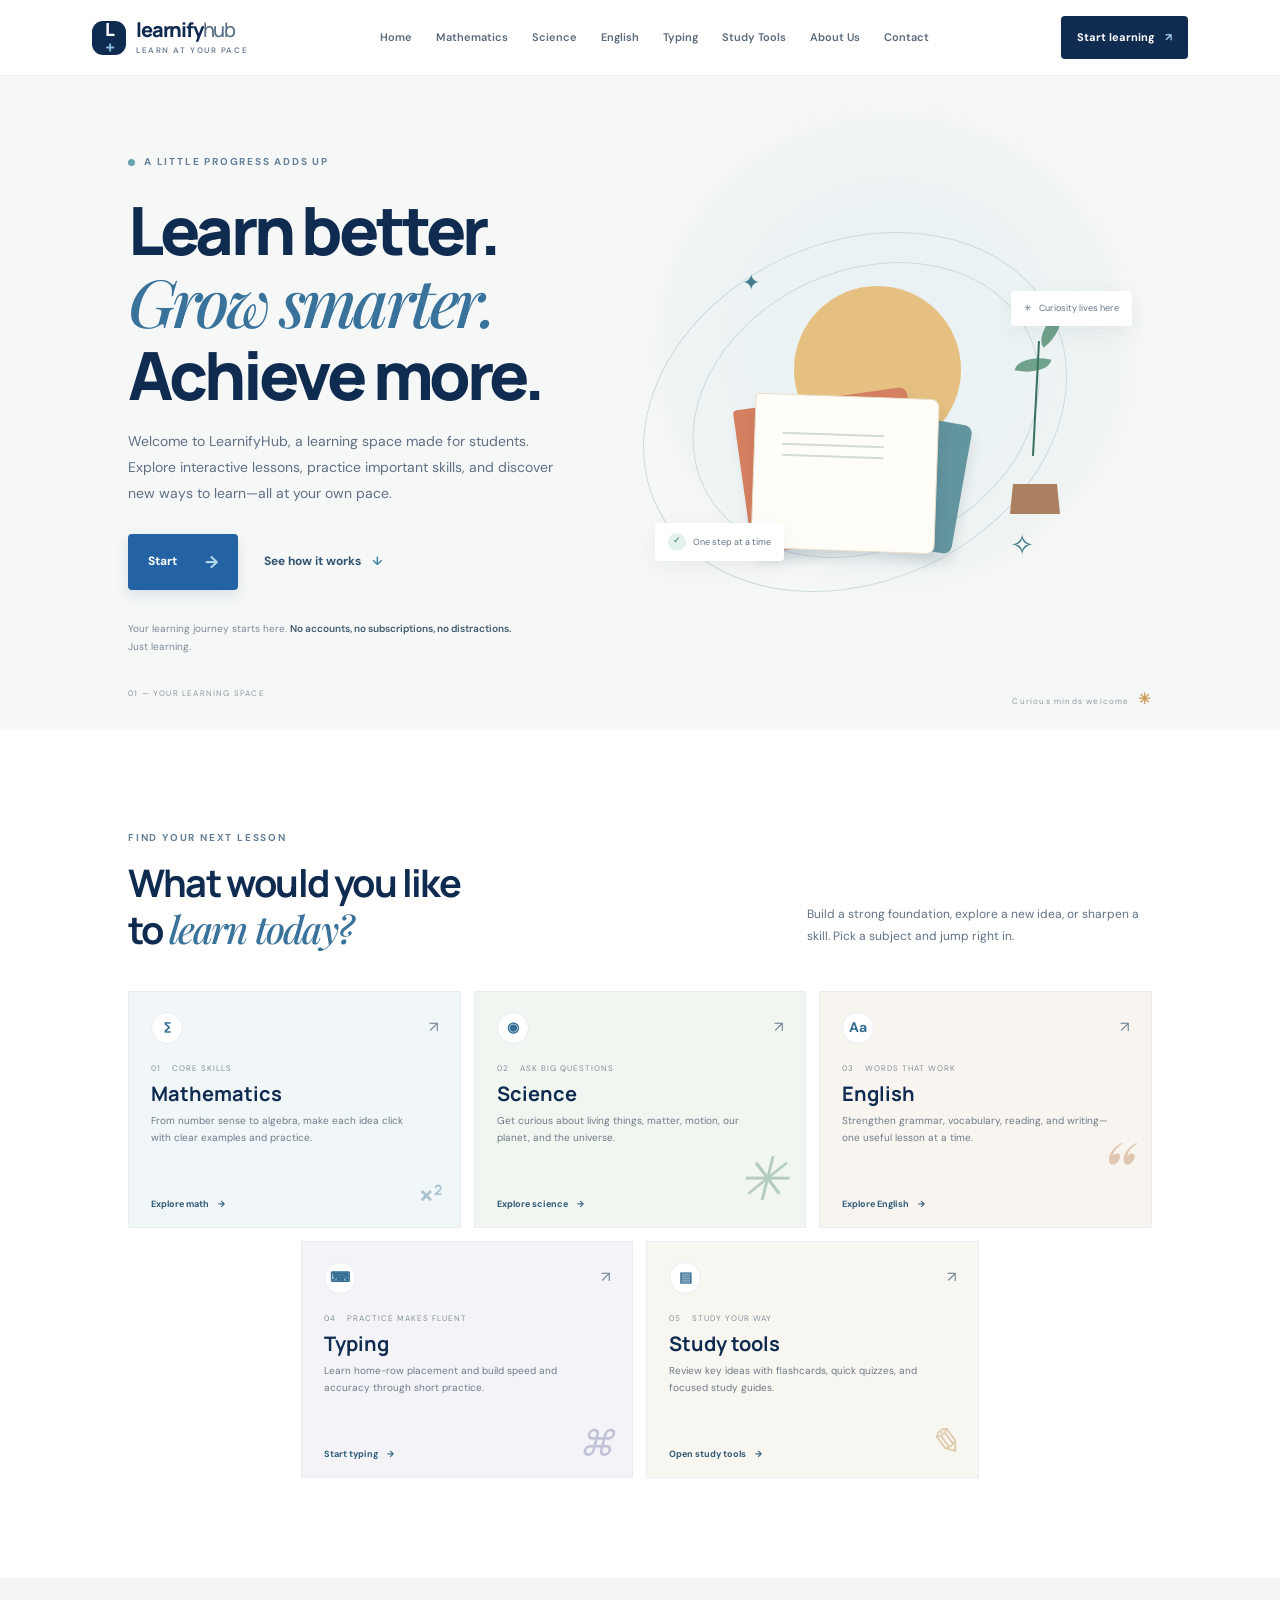
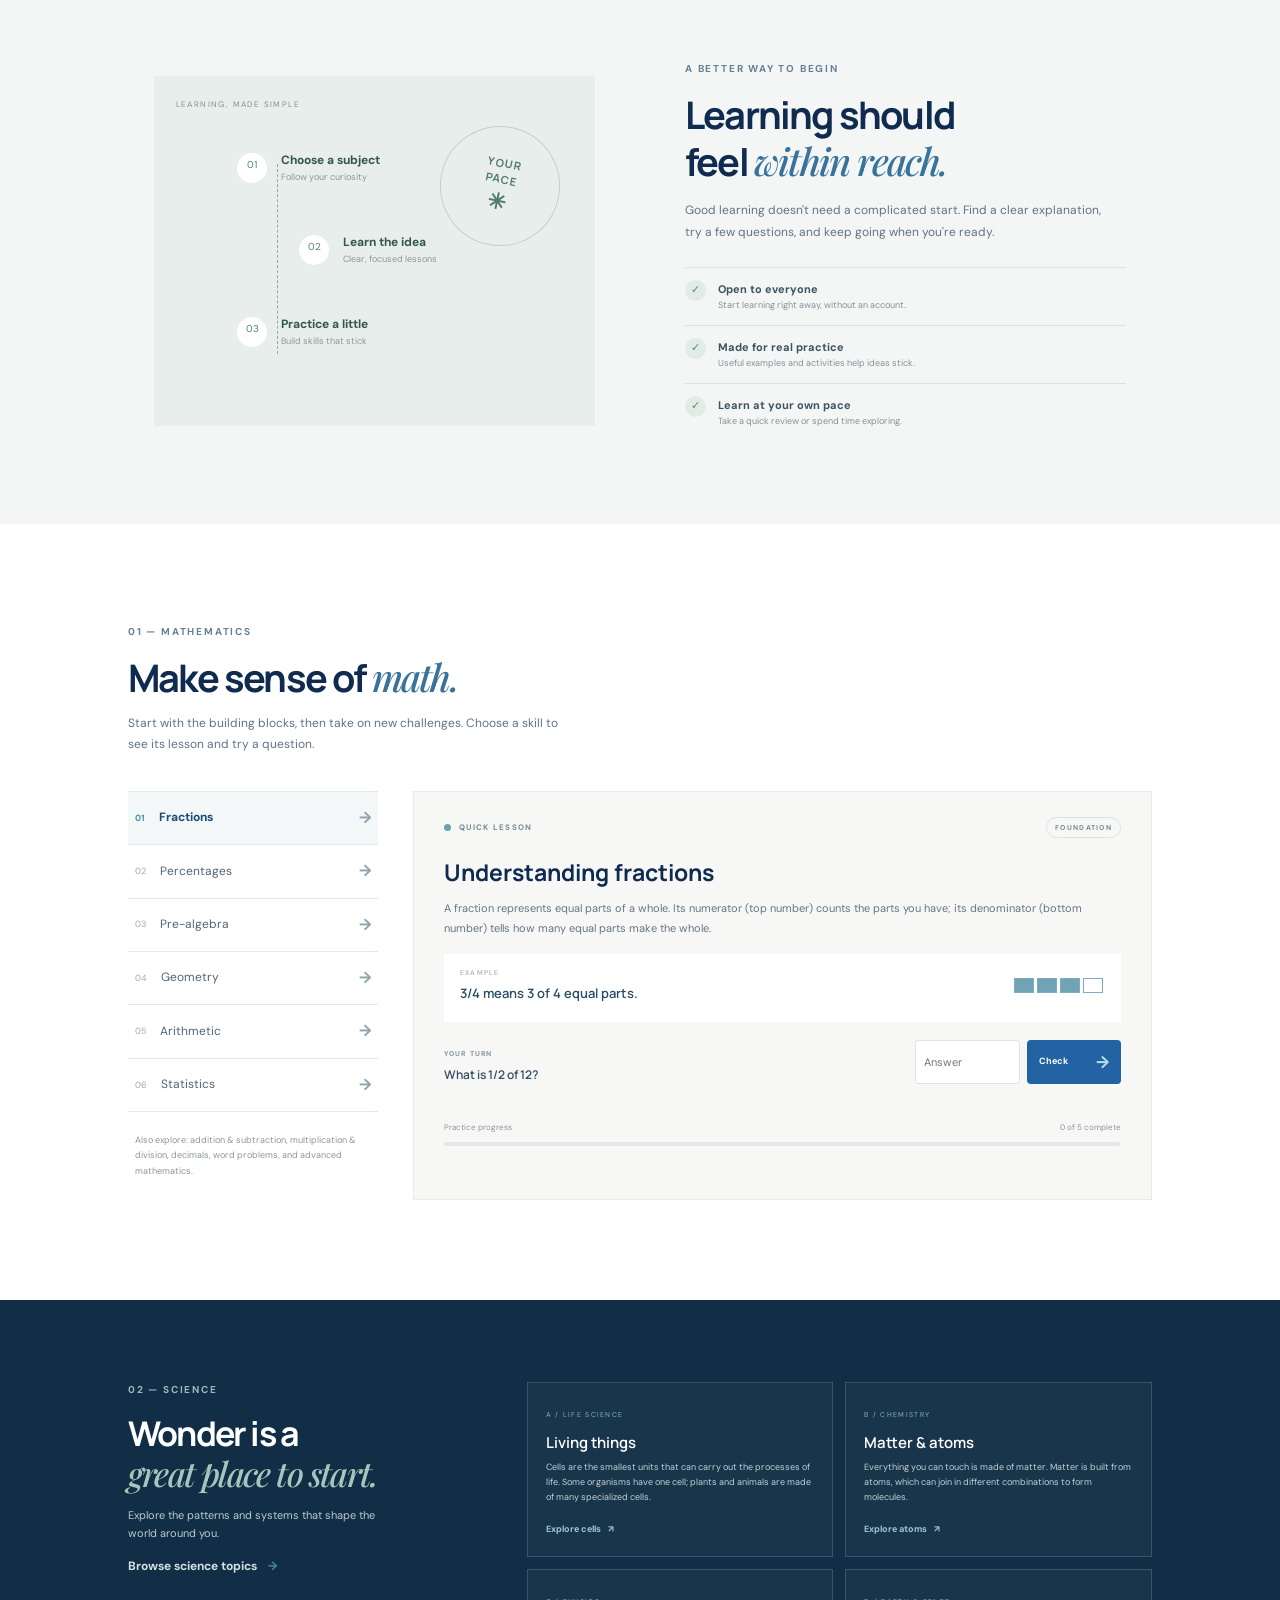
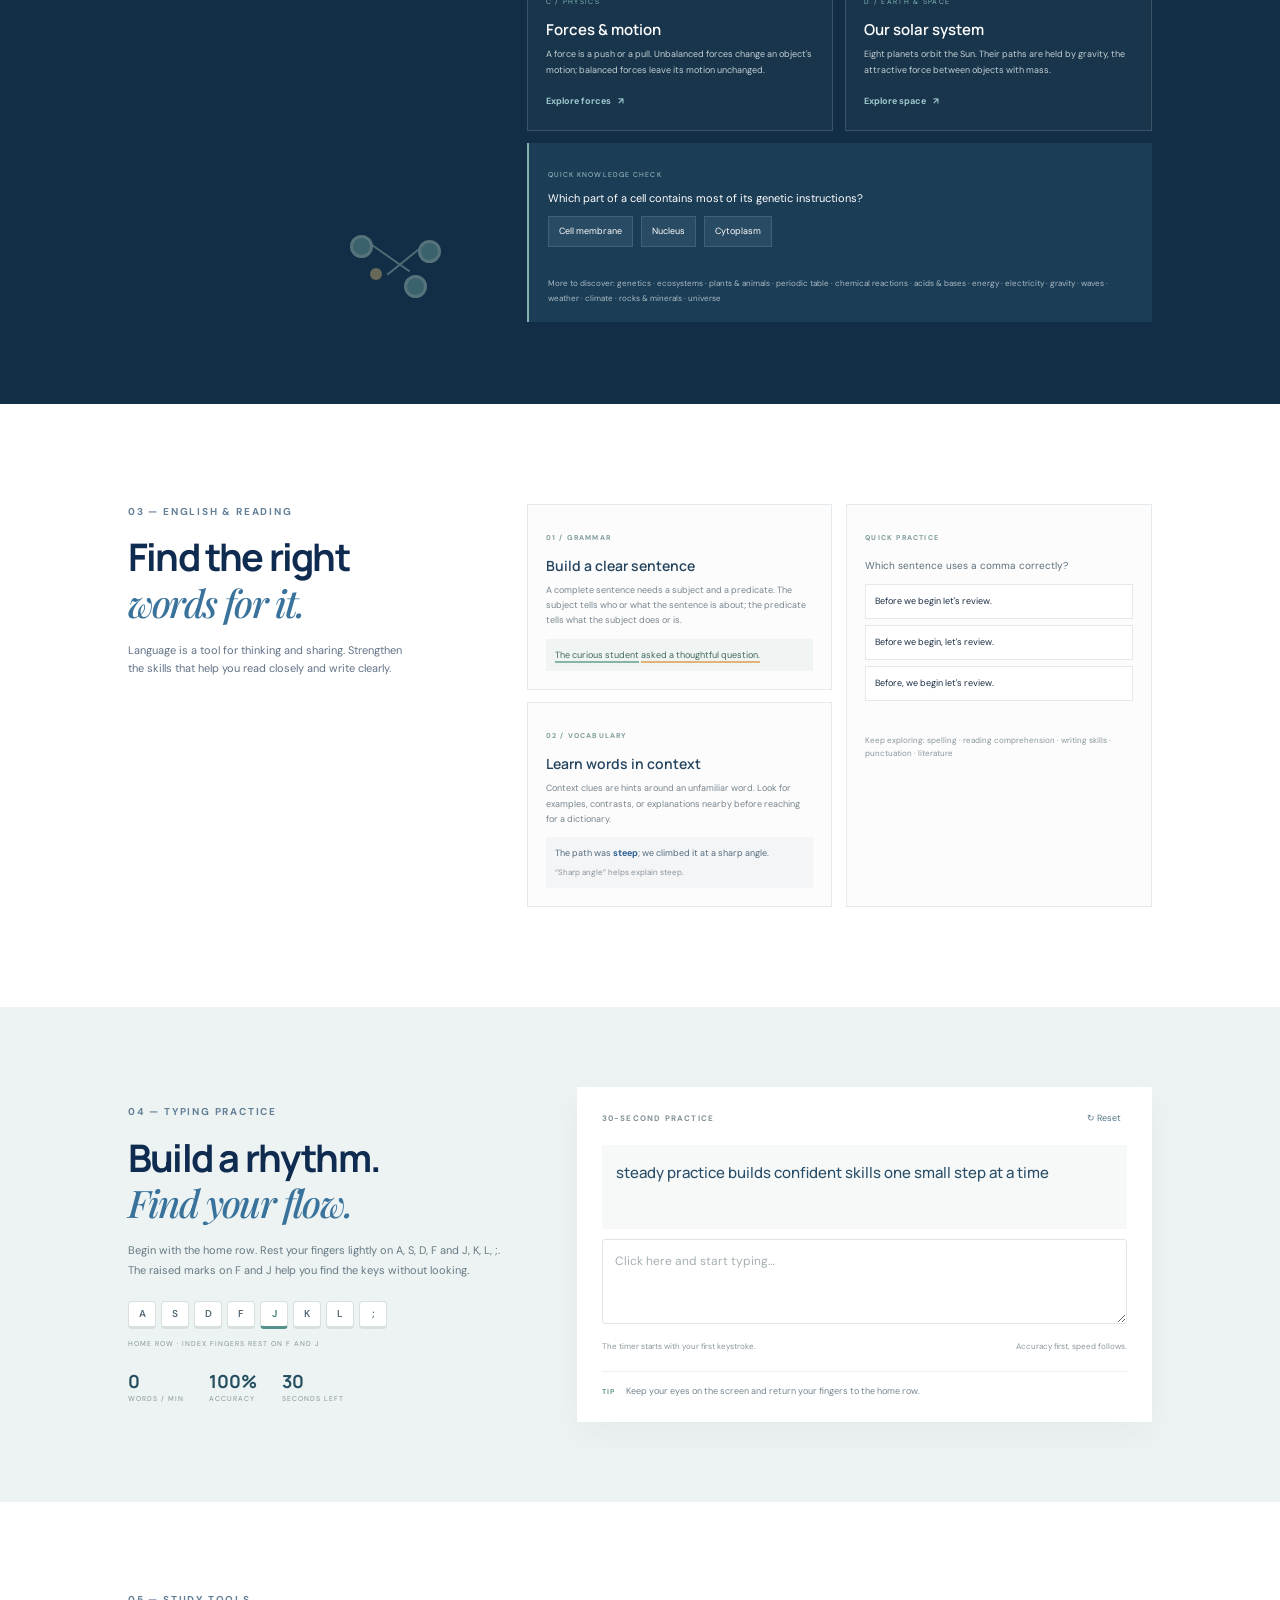
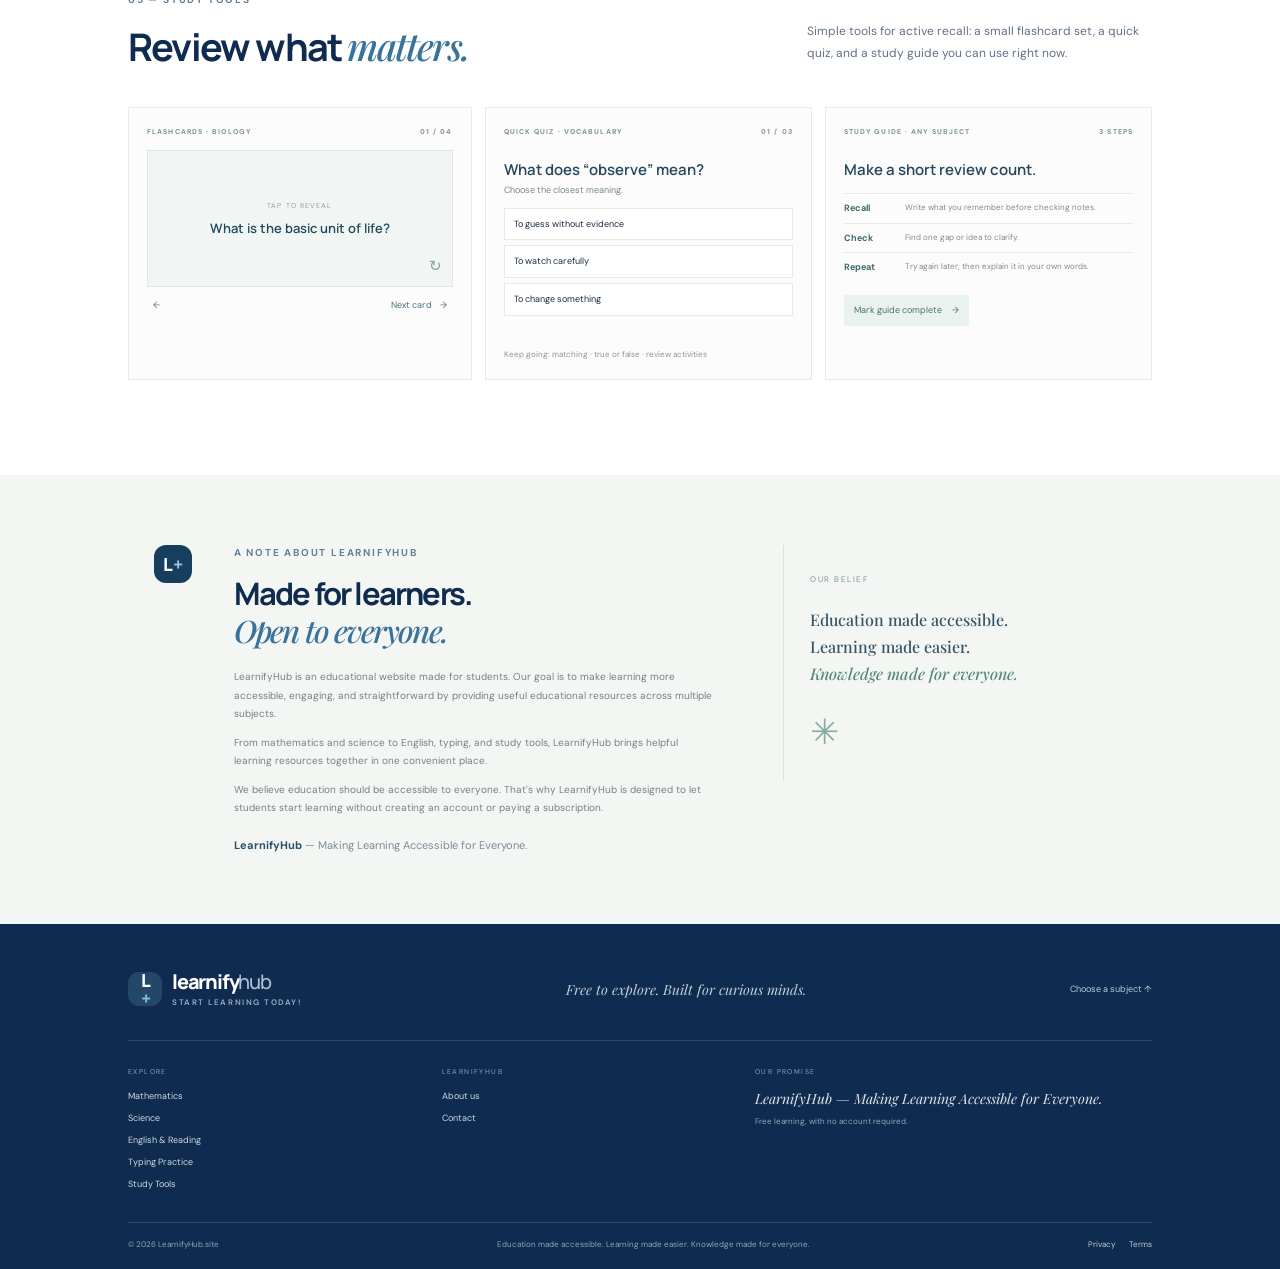
<file: index.html>
<!doctype html>
<html lang="en">
<head>
  <meta charset="utf-8">
  <meta name="viewport" content="width=device-width, initial-scale=1">
  <title>LearnifyHub | Free Online Learning for Students</title>
  <meta name="description" content="LearnifyHub is a free educational website for students featuring mathematics, science, English, typing practice, interactive lessons, quizzes, flashcards, and study tools. Start learning today!">
  <meta name="keywords" content="LearnifyHub, free educational website, learning website for students, free math practice, online science learning, mathematics lessons, science lessons for students, free study tools, online flashcards, typing practice, English learning, student learning resources, educational resources, free online lessons, interactive learning">
  <link rel="canonical" href="https://learnifyhub.site/">
  <meta property="og:type" content="website"><meta property="og:title" content="LearnifyHub | Free Online Learning for Students"><meta property="og:description" content="Explore free lessons and practice in math, science, English, typing, and more."><meta property="og:url" content="https://learnifyhub.site/">
  <meta name="theme-color" content="#102b50">
  <link rel="stylesheet" href="styles.css">
  <script type="application/ld+json">{"@context":"https://schema.org","@type":"EducationalOrganization","name":"LearnifyHub","url":"https://learnifyhub.site/","description":"A free educational website made for students, with lessons and practice across multiple subjects.","educationalCredentialAwarded":"Learning resources"}</script>
</head>
<body>
<a class="skip-link" href="#main">Skip to content</a>
<header class="site-header"><a class="brand" href="#home" aria-label="LearnifyHub home"><span class="brand-mark">L<span>+</span></span><span>learnify<span class="brand-light">hub</span><small>LEARN AT YOUR PACE</small></span></a>
  <button class="menu-toggle" aria-label="Open navigation" aria-expanded="false">☰</button>
  <nav class="main-nav" aria-label="Main navigation"><a href="#home">Home</a><a href="#mathematics">Mathematics</a><a href="#science">Science</a><a href="#english">English</a><a href="#typing">Typing</a><a href="#study-tools">Study Tools</a><a href="/about">About Us</a><a href="/contact">Contact</a></nav><a class="nav-cta" href="#subjects">Start learning <span>↗</span></a>
</header>
<main id="main">
<section class="hero" id="home"><div class="hero-content"><div class="eyebrow"><span class="eyebrow-dot"></span> A little progress adds up</div><h1>Learn better.<br><em>Grow smarter.</em><br>Achieve more.</h1><p class="hero-copy">Welcome to LearnifyHub, a learning space made for students. Explore interactive lessons, practice important skills, and discover new ways to learn—all at your own pace.</p><div class="hero-actions"><a class="button button-primary" href="#subjects">Start <span>→</span></a><a class="text-link" href="#how-it-works">See how it works <span>↓</span></a></div><p class="hero-promise">Your learning journey starts here. <strong>No accounts, no subscriptions, no distractions.</strong> Just learning.</p></div>
<div class="hero-art" aria-label="Illustration of books and a growing plant" role="img"><div class="art-orbit orbit-one"></div><div class="art-orbit orbit-two"></div><div class="art-sun"></div><div class="book book-back"></div><div class="book book-mid"></div><div class="book book-front"><span></span><span></span><span></span></div><div class="plant"><i></i><i></i><b></b></div><div class="art-note note-top">✳ <span>Curiosity lives here</span></div><div class="art-note note-bottom"><span class="note-check">✓</span><span>One step at a time</span></div><div class="art-spark spark-a">✦</div><div class="art-spark spark-b">✧</div></div>
<div class="hero-foot"><span>01 — YOUR LEARNING SPACE</span><span>Curious minds welcome <b>✳</b></span></div></section>
<section class="subject-section section-pad" id="subjects"><div class="section-heading"><div><div class="eyebrow">Find your next lesson</div><h2>What would you like<br>to <em>learn today?</em></h2></div><p>Build a strong foundation, explore a new idea, or sharpen a skill. Pick a subject and jump right in.</p></div>
<div class="subject-grid"><a class="subject-card math-card" href="#mathematics"><div class="card-top"><span class="subject-icon">∑</span><span class="card-arrow">↗</span></div><div class="card-meta">01 <span>CORE SKILLS</span></div><h3>Mathematics</h3><p>From number sense to algebra, make each idea click with clear examples and practice.</p><div class="card-bottom">Explore math <span>→</span></div><div class="math-doodle">×<sup>2</sup></div></a>
<a class="subject-card science-card" href="#science"><div class="card-top"><span class="subject-icon">◉</span><span class="card-arrow">↗</span></div><div class="card-meta">02 <span>ASK BIG QUESTIONS</span></div><h3>Science</h3><p>Get curious about living things, matter, motion, our planet, and the universe.</p><div class="card-bottom">Explore science <span>→</span></div><div class="science-doodle">✳</div></a>
<a class="subject-card english-card" href="#english"><div class="card-top"><span class="subject-icon">Aa</span><span class="card-arrow">↗</span></div><div class="card-meta">03 <span>WORDS THAT WORK</span></div><h3>English</h3><p>Strengthen grammar, vocabulary, reading, and writing—one useful lesson at a time.</p><div class="card-bottom">Explore English <span>→</span></div><div class="english-doodle">“</div></a>
<a class="subject-card typing-card" href="#typing"><div class="card-top"><span class="subject-icon">⌨</span><span class="card-arrow">↗</span></div><div class="card-meta">04 <span>PRACTICE MAKES FLUENT</span></div><h3>Typing</h3><p>Learn home-row placement and build speed and accuracy through short practice.</p><div class="card-bottom">Start typing <span>→</span></div><div class="typing-doodle">⌘</div></a>
<a class="subject-card tools-card" href="#study-tools"><div class="card-top"><span class="subject-icon">▤</span><span class="card-arrow">↗</span></div><div class="card-meta">05 <span>STUDY YOUR WAY</span></div><h3>Study tools</h3><p>Review key ideas with flashcards, quick quizzes, and focused study guides.</p><div class="card-bottom">Open study tools <span>→</span></div><div class="tools-doodle">✎</div></a></div></section>
<section class="why-section" id="how-it-works"><div class="why-visual"><div class="why-label">LEARNING, MADE SIMPLE</div><div class="path-line"></div><div class="path-step step-one"><span>01</span><b>Choose a subject</b><small>Follow your curiosity</small></div><div class="path-step step-two"><span>02</span><b>Learn the idea</b><small>Clear, focused lessons</small></div><div class="path-step step-three"><span>03</span><b>Practice a little</b><small>Build skills that stick</small></div><div class="visual-stamp">YOUR<br>PACE<br><b>✳</b></div></div><div class="why-copy"><div class="eyebrow">A better way to begin</div><h2>Learning should<br>feel <em>within reach.</em></h2><p>Good learning doesn't need a complicated start. Find a clear explanation, try a few questions, and keep going when you're ready.</p><div class="promise-list"><div><span>✓</span><p><b>Open to everyone</b><small>Start learning right away, without an account.</small></p></div><div><span>✓</span><p><b>Made for real practice</b><small>Useful examples and activities help ideas stick.</small></p></div><div><span>✓</span><p><b>Learn at your own pace</b><small>Take a quick review or spend time exploring.</small></p></div></div></div></section>
<section class="learning section-pad" id="mathematics"><div class="learning-title"><div class="eyebrow">01 — Mathematics</div><h2>Make sense of <em>math.</em></h2><p>Start with the building blocks, then take on new challenges. Choose a skill to see its lesson and try a question.</p></div><div class="learning-layout"><div class="topic-list" role="tablist" aria-label="Math topics"><button class="topic active" data-topic="fractions"><span>01</span>Fractions <b>→</b></button><button class="topic" data-topic="percentages"><span>02</span>Percentages <b>→</b></button><button class="topic" data-topic="algebra"><span>03</span>Pre-algebra <b>→</b></button><button class="topic" data-topic="geometry"><span>04</span>Geometry <b>→</b></button><button class="topic" data-topic="arithmetic"><span>05</span>Arithmetic <b>→</b></button><button class="topic" data-topic="statistics"><span>06</span>Statistics <b>→</b></button><p class="topic-note">Also explore: addition & subtraction, multiplication & division, decimals, word problems, and advanced mathematics.</p></div><article class="lesson-panel" aria-live="polite"><div class="lesson-label"><span class="lesson-dot"></span> QUICK LESSON <span class="lesson-level">FOUNDATION</span></div><h3 id="lesson-title">Understanding fractions</h3><p id="lesson-copy">A fraction represents equal parts of a whole. Its numerator (top number) counts the parts you have; its denominator (bottom number) tells how many equal parts make the whole.</p><div class="lesson-example"><span>EXAMPLE</span><strong id="lesson-example">3/4 means 3 of 4 equal parts.</strong><div class="fraction-visual" id="fraction-visual" aria-label="Three quarters shaded"><i class="filled"></i><i class="filled"></i><i class="filled"></i><i></i></div></div><div class="practice-row"><div><span class="practice-label">YOUR TURN</span><p id="question">What is 1/2 of 12?</p></div><form id="math-form"><label class="sr-only" for="math-answer">Your answer</label><input id="math-answer" type="text" autocomplete="off" placeholder="Answer"><button class="button button-small" type="submit">Check <span>→</span></button></form></div><p id="math-feedback" class="feedback" aria-live="polite"></p><div class="progress-line"><span>Practice progress</span><span id="math-progress-text">0 of 5 complete</span><div><i id="math-progress"></i></div></div></article></div></section>
<section class="science-band" id="science"><div class="science-intro"><div class="eyebrow">02 — Science</div><h2>Wonder is a<br><em>great place to start.</em></h2><p>Explore the patterns and systems that shape the world around you.</p><a href="#science-topics" class="text-link">Browse science topics <span>→</span></a><div class="molecule" aria-hidden="true"><i></i><i></i><i></i><b></b></div></div><div class="science-content" id="science-topics"><div class="science-topic-grid"><article><span class="sci-number">A / LIFE SCIENCE</span><h3>Living things</h3><p>Cells are the smallest units that can carry out the processes of life. Some organisms have one cell; plants and animals are made of many specialized cells.</p><a href="#science-quiz" data-science="cells">Explore cells <span>↗</span></a></article><article><span class="sci-number">B / CHEMISTRY</span><h3>Matter & atoms</h3><p>Everything you can touch is made of matter. Matter is built from atoms, which can join in different combinations to form molecules.</p><a href="#science-quiz" data-science="atoms">Explore atoms <span>↗</span></a></article><article><span class="sci-number">C / PHYSICS</span><h3>Forces & motion</h3><p>A force is a push or a pull. Unbalanced forces change an object's motion; balanced forces leave its motion unchanged.</p><a href="#science-quiz" data-science="forces">Explore forces <span>↗</span></a></article><article><span class="sci-number">D / EARTH & SPACE</span><h3>Our solar system</h3><p>Eight planets orbit the Sun. Their paths are held by gravity, the attractive force between objects with mass.</p><a href="#science-quiz" data-science="planets">Explore space <span>↗</span></a></article></div><div class="science-quiz" id="science-quiz"><span>QUICK KNOWLEDGE CHECK</span><p id="science-question">Which part of a cell contains most of its genetic instructions?</p><div class="quiz-options" id="science-options"><button data-correct="false">Cell membrane</button><button data-correct="true">Nucleus</button><button data-correct="false">Cytoplasm</button></div><p id="science-feedback" class="feedback" aria-live="polite"></p><div class="science-more">More to discover: genetics · ecosystems · plants & animals · periodic table · chemical reactions · acids & bases · energy · electricity · gravity · waves · weather · climate · rocks & minerals · universe</div></div></div></section>
<section class="english-section section-pad" id="english"><div class="english-heading"><div class="eyebrow">03 — English & Reading</div><h2>Find the right<br><em>words for it.</em></h2><p>Language is a tool for thinking and sharing. Strengthen the skills that help you read closely and write clearly.</p></div><div class="english-content"><div class="english-lessons"><article><span>01 / GRAMMAR</span><h3>Build a clear sentence</h3><p>A complete sentence needs a subject and a predicate. The subject tells who or what the sentence is about; the predicate tells what the subject does or is.</p><div class="sentence-example"><span class="subject-word">The curious student</span> <span class="predicate-word">asked a thoughtful question.</span></div></article><article><span>02 / VOCABULARY</span><h3>Learn words in context</h3><p>Context clues are hints around an unfamiliar word. Look for examples, contrasts, or explanations nearby before reaching for a dictionary.</p><div class="sentence-example context-example">The path was <b>steep</b>; we climbed it at a sharp angle. <small>“Sharp angle” helps explain steep.</small></div></article></div><div class="english-practice"><span class="practice-label">QUICK PRACTICE</span><p>Which sentence uses a comma correctly?</p><button class="english-answer" data-correct="false">Before we begin let's review.</button><button class="english-answer" data-correct="true">Before we begin, let's review.</button><button class="english-answer" data-correct="false">Before, we begin let's review.</button><p class="feedback" id="english-feedback" aria-live="polite"></p><div class="english-more">Keep exploring: spelling · reading comprehension · writing skills · punctuation · literature</div></div></div></section>
<section class="typing-section" id="typing"><div class="typing-copy"><div class="eyebrow">04 — Typing practice</div><h2>Build a rhythm.<br><em>Find your flow.</em></h2><p>Begin with the home row. Rest your fingers lightly on A, S, D, F and J, K, L, ;. The raised marks on F and J help you find the keys without looking.</p><div class="keyboard" aria-label="Home row keyboard guide"><div><kbd>A</kbd><kbd>S</kbd><kbd>D</kbd><kbd>F</kbd><kbd class="key-home">J</kbd><kbd>K</kbd><kbd>L</kbd><kbd>;</kbd></div><small>HOME ROW · INDEX FINGERS REST ON F AND J</small></div><div class="typing-stats"><div><b id="typing-wpm">0</b><span>WORDS / MIN</span></div><div><b id="typing-accuracy">100%</b><span>ACCURACY</span></div><div><b id="typing-time">30</b><span>SECONDS LEFT</span></div></div></div><div class="typing-test"><div class="test-top"><span>30-SECOND PRACTICE</span><button id="typing-reset" type="button">↻ Reset</button></div><p class="typing-prompt" id="typing-prompt">steady practice builds confident skills one small step at a time</p><label class="sr-only" for="typing-input">Type the practice text here</label><textarea id="typing-input" rows="3" placeholder="Click here and start typing…" spellcheck="false"></textarea><div class="typing-bottom"><span id="typing-status" aria-live="polite">The timer starts with your first keystroke.</span><span>Accuracy first, speed follows.</span></div><div class="typing-tip"><span>TIP</span> Keep your eyes on the screen and return your fingers to the home row.</div></div></section>
<section class="study-section section-pad" id="study-tools"><div class="study-heading"><div><div class="eyebrow">05 — Study tools</div><h2>Review what <em>matters.</em></h2></div><p>Simple tools for active recall: a small flashcard set, a quick quiz, and a study guide you can use right now.</p></div><div class="study-grid"><article class="flashcard-tool"><div class="tool-top"><span>FLASHCARDS · BIOLOGY</span><span id="flashcard-count">01 / 04</span></div><button class="flashcard" id="flashcard" aria-label="Flashcard. Click to reveal answer"><span class="flashcard-hint" id="flashcard-hint">TAP TO REVEAL</span><strong id="flashcard-text">What is the basic unit of life?</strong><span class="flashcard-turn">↻</span></button><div class="flashcard-controls"><button id="flash-prev" aria-label="Previous flashcard">←</button><button id="flash-next">Next card <span>→</span></button></div></article><article class="multiple-tool"><div class="tool-top"><span>QUICK QUIZ · VOCABULARY</span><span>01 / 03</span></div><h3>What does “observe” mean?</h3><p>Choose the closest meaning.</p><div class="multiple-options"><button data-correct="false">To guess without evidence</button><button data-correct="true">To watch carefully</button><button data-correct="false">To change something</button></div><p id="vocab-feedback" class="feedback" aria-live="polite"></p><div class="tool-foot">Keep going: matching · true or false · review activities</div></article><article class="guide-tool"><div class="tool-top"><span>STUDY GUIDE · ANY SUBJECT</span><span>3 STEPS</span></div><h3>Make a short review count.</h3><ol><li><b>Recall</b><span>Write what you remember before checking notes.</span></li><li><b>Check</b><span>Find one gap or idea to clarify.</span></li><li><b>Repeat</b><span>Try again later, then explain it in your own words.</span></li></ol><button class="guide-button" id="guide-button">Mark guide complete <span>→</span></button><p id="guide-feedback" class="feedback" aria-live="polite"></p></article></div></section>
<section class="about-section" id="about"><div class="about-mark">L<span>+</span></div><div class="about-main"><div class="eyebrow">A note about LearnifyHub</div><h2>Made for learners.<br><em>Open to everyone.</em></h2><p>LearnifyHub is an educational website made for students. Our goal is to make learning more accessible, engaging, and straightforward by providing useful educational resources across multiple subjects.</p><p>From mathematics and science to English, typing, and study tools, LearnifyHub brings helpful learning resources together in one convenient place.</p><p>We believe education should be accessible to everyone. That's why LearnifyHub is designed to let students start learning without creating an account or paying a subscription.</p><div class="about-signoff">LearnifyHub <span>— Making Learning Accessible for Everyone.</span></div></div><div class="about-aside"><span>OUR BELIEF</span><blockquote>Education made accessible.<br>Learning made easier.<br><em>Knowledge made for everyone.</em></blockquote><span class="aside-flower">✳</span></div></section>
</main>
<footer class="site-footer"><div class="footer-top"><a class="brand footer-brand" href="#home"><span class="brand-mark">L<span>+</span></span><span>learnify<span class="brand-light">hub</span><small>START LEARNING TODAY!</small></span></a><p>Free to explore. Built for curious minds.</p><a class="footer-top-link" href="#subjects">Choose a subject ↑</a></div><div class="footer-links"><div><span>EXPLORE</span><a href="#mathematics">Mathematics</a><a href="#science">Science</a><a href="#english">English & Reading</a><a href="#typing">Typing Practice</a><a href="#study-tools">Study Tools</a></div><div><span>LEARNIFYHUB</span><a href="/about">About us</a><a href="/contactus">Contact</a></div><div class="footer-note"><span>OUR PROMISE</span><p>LearnifyHub — Making Learning Accessible for Everyone.</p><small>Free learning, with no account required.</small></div></div><div class="footer-bottom"><span>© <span id="year">2026</span> LearnifyHub.site</span><span>Education made accessible. Learning made easier. Knowledge made for everyone.</span><div><a href="privacy">Privacy</a><a href="terms">Terms</a></div></div></footer>
<script src="script.js" defer></script>
</body></html>
</file>
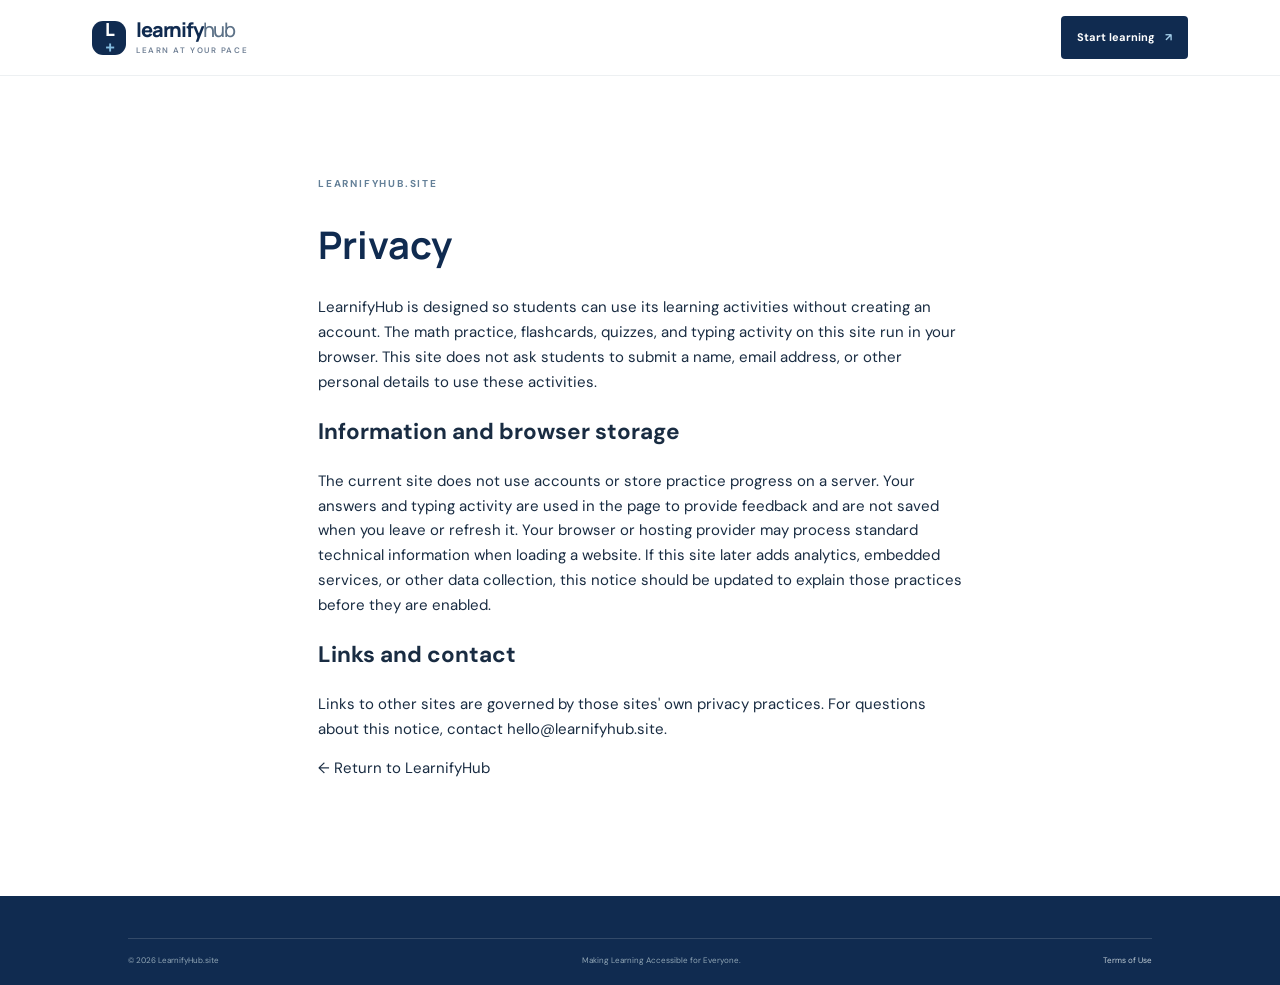
<file: privacy.html>
<!doctype html><html lang="en"><head><meta charset="utf-8"><meta name="viewport" content="width=device-width,initial-scale=1"><title>Privacy | LearnifyHub</title><meta name="description" content="Learn about privacy on LearnifyHub, a free learning website that does not require accounts."><link rel="canonical" href="https://learnifyhub.site/privacy"><link rel="stylesheet" href="styles.css"></head><body><header class="site-header"><a class="brand" href="index"><span class="brand-mark">L<span>+</span></span><span>learnify<span class="brand-light">hub</span><small>LEARN AT YOUR PACE</small></span></a><a class="nav-cta" href="index#subjects">Start learning <span>↗</span></a></header><main class="section-pad" style="max-width:900px;margin:auto;min-height:65vh"><div class="eyebrow">LearnifyHub.site</div><h1 style="font:700 38px var(--display);color:#102b50">Privacy</h1><p>LearnifyHub is designed so students can use its learning activities without creating an account. The math practice, flashcards, quizzes, and typing activity on this site run in your browser. This site does not ask students to submit a name, email address, or other personal details to use these activities.</p><h2>Information and browser storage</h2><p>The current site does not use accounts or store practice progress on a server. Your answers and typing activity are used in the page to provide feedback and are not saved when you leave or refresh it. Your browser or hosting provider may process standard technical information when loading a website. If this site later adds analytics, embedded services, or other data collection, this notice should be updated to explain those practices before they are enabled.</p><h2>Links and contact</h2><p>Links to other sites are governed by those sites' own privacy practices. For questions about this notice, contact <a href="mailto:hello@learnifyhub.site">hello@learnifyhub.site</a>.</p><p><a href="index">← Return to LearnifyHub</a></p></main><footer class="site-footer"><div class="footer-bottom"><span>© 2026 LearnifyHub.site</span><span>Making Learning Accessible for Everyone.</span><a href="terms">Terms of Use</a></div></footer></body></html>
</file>
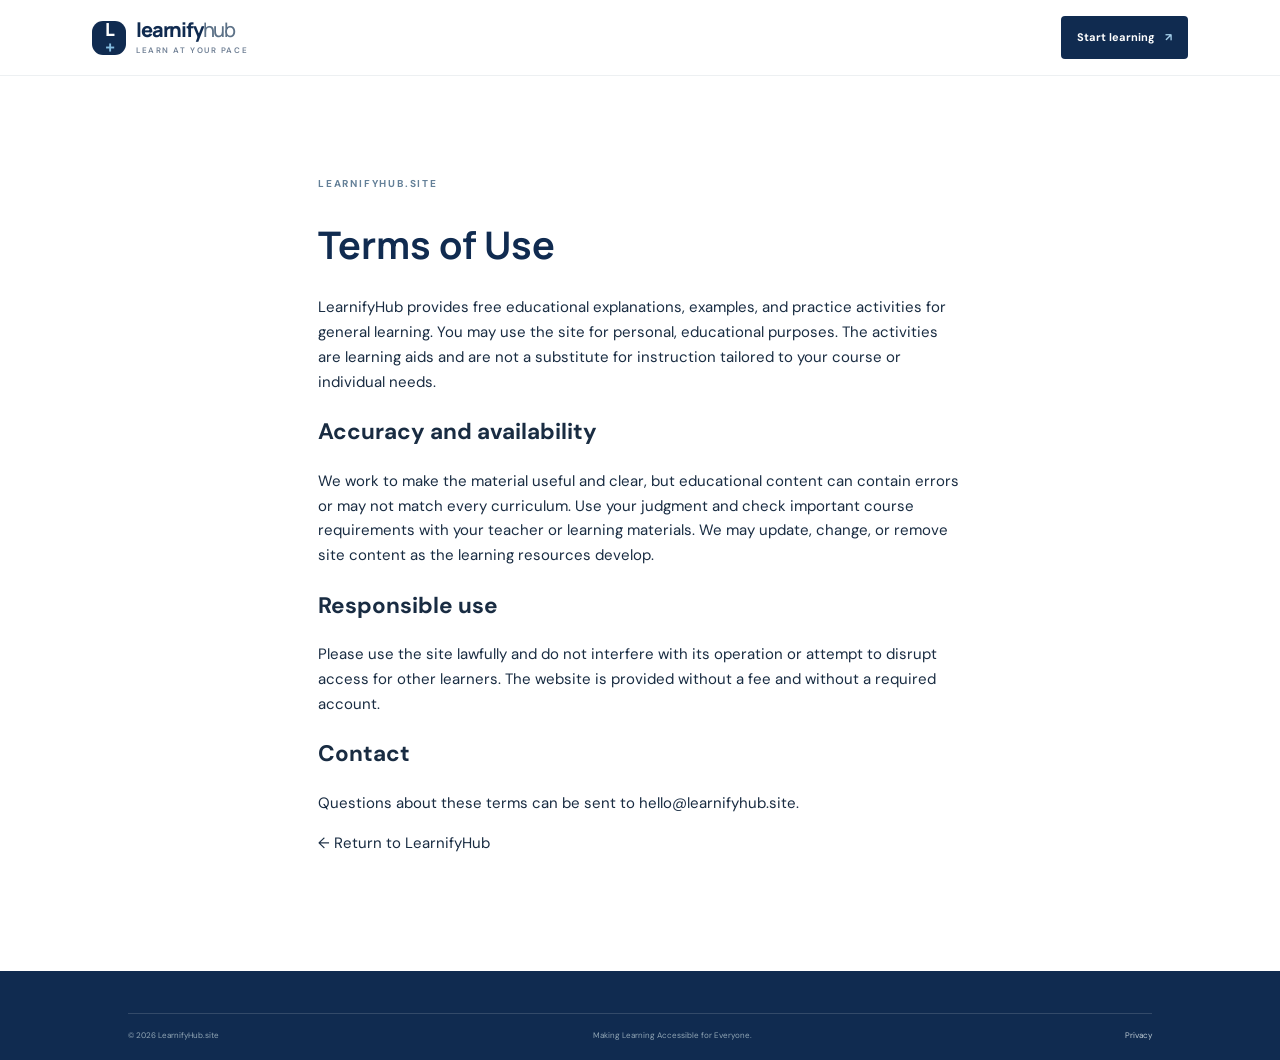
<file: terms.html>
<!doctype html><html lang="en"><head><meta charset="utf-8"><meta name="viewport" content="width=device-width,initial-scale=1"><title>Terms of Use | LearnifyHub</title><meta name="description" content="Terms for using the free educational resources on LearnifyHub."><link rel="canonical" href="https://learnifyhub.site/terms"><link rel="stylesheet" href="styles.css"></head><body><header class="site-header"><a class="brand" href="index"><span class="brand-mark">L<span>+</span></span><span>learnify<span class="brand-light">hub</span><small>LEARN AT YOUR PACE</small></span></a><a class="nav-cta" href="index#subjects">Start learning <span>↗</span></a></header><main class="section-pad" style="max-width:900px;margin:auto;min-height:65vh"><div class="eyebrow">LearnifyHub.site</div><h1 style="font:700 38px var(--display);color:#102b50">Terms of Use</h1><p>LearnifyHub provides free educational explanations, examples, and practice activities for general learning. You may use the site for personal, educational purposes. The activities are learning aids and are not a substitute for instruction tailored to your course or individual needs.</p><h2>Accuracy and availability</h2><p>We work to make the material useful and clear, but educational content can contain errors or may not match every curriculum. Use your judgment and check important course requirements with your teacher or learning materials. We may update, change, or remove site content as the learning resources develop.</p><h2>Responsible use</h2><p>Please use the site lawfully and do not interfere with its operation or attempt to disrupt access for other learners. The website is provided without a fee and without a required account.</p><h2>Contact</h2><p>Questions about these terms can be sent to <a href="mailto:hello@learnifyhub.site">hello@learnifyhub.site</a>.</p><p><a href="index">← Return to LearnifyHub</a></p></main><footer class="site-footer"><div class="footer-bottom"><span>© 2026 LearnifyHub.site</span><span>Making Learning Accessible for Everyone.</span><a href="privacy">Privacy</a></div></footer></body></html>
</file>
<file: styles.css>
@import url('https://fonts.googleapis.com/css2?family=DM+Sans:wght@400;500;600;700&family=Manrope:wght@400;500;600;700;800&family=Playfair+Display:ital,wght@0,500;0,600;1,500;1,600&display=swap');
:root{--navy:#102b50;--blue:#2362a3;--sky:#dcecf7;--ink:#192c42;--muted:#627286;--paper:#fff;--cream:#f6f7f4;--line:#e4e9ed;--gold:#d9a95c;--serif:'Playfair Display',Georgia,serif;--sans:'DM Sans',Arial,sans-serif;--display:'Manrope',Arial,sans-serif}*{box-sizing:border-box}html{scroll-behavior:smooth;scroll-padding-top:80px}body{margin:0;background:#fff;color:var(--ink);font-family:var(--sans);font-size:15px;line-height:1.65}a{color:inherit;text-decoration:none}button,input,textarea{font:inherit}button{color:inherit}.skip-link{position:absolute;top:-50px;left:12px;background:white;padding:10px;z-index:20}.skip-link:focus{top:10px}.site-header{height:76px;padding:0 7.2%;display:flex;align-items:center;justify-content:space-between;background:#fff;position:sticky;top:0;z-index:10;border-bottom:1px solid #edf0f2}.brand{display:flex;align-items:center;gap:10px;font-family:var(--display);font-size:20px;font-weight:800;letter-spacing:-1.2px;color:var(--navy);line-height:1}.brand-light{font-weight:500;color:#5c7187}.brand small{display:block;font:600 8px var(--sans);letter-spacing:1.55px;color:#718196;margin-top:5px}.brand-mark{width:34px;height:34px;border-radius:11px;background:var(--navy);color:white;display:grid;place-content:center;font-size:18px;letter-spacing:-2px}.brand-mark span{color:#83bce0}.main-nav{display:flex;gap:24px;align-items:center}.main-nav a{font-size:11px;color:#5a6a7d;font-weight:600;transition:color .2s}.main-nav a:hover,.text-link:hover{color:#2872b6}.nav-cta{font-size:11px;font-weight:700;color:#fff;background:var(--navy);padding:12px 16px;border-radius:4px}.nav-cta span{margin-left:7px;color:#a5cfea}.menu-toggle{display:none;border:0;background:none;font-size:22px}.hero{background:#f6f8f7;position:relative;min-height:580px;padding:78px 10% 64px;display:grid;grid-template-columns:1fr 1fr;align-items:center;overflow:hidden}.hero:before{content:'';position:absolute;width:520px;height:520px;border-radius:50%;background:radial-gradient(circle,#e8f1f5 0,#eff4f3 60%,transparent 70%);right:10%;top:2%}.hero-content{position:relative;z-index:1;max-width:520px}.eyebrow{font-size:10px;letter-spacing:1.8px;text-transform:uppercase;color:#648098;font-weight:700;display:flex;align-items:center;gap:9px}.eyebrow-dot,.lesson-dot{height:7px;width:7px;border-radius:50%;background:#65a3b1;display:inline-block}.hero h1{font:800 clamp(42px,5.2vw,68px)/1.08 var(--display);letter-spacing:-3.8px;color:var(--navy);margin:23px 0 18px}.hero h1 em,h2 em{font-family:var(--serif);font-weight:500;color:#39729b}.hero-copy{font-size:14px;line-height:1.85;color:#607084;max-width:440px}.hero-actions{display:flex;align-items:center;gap:26px;margin-top:27px}.button{border:0;border-radius:4px;background:var(--blue);color:white;display:inline-flex;align-items:center;justify-content:center;gap:28px;font-weight:700;cursor:pointer}.button-primary{padding:14px 20px;font-size:12px;box-shadow:0 5px 14px #204c7a24}.button span{font-size:17px;color:#b7daec}.text-link{color:#31536f;font-size:12px;font-weight:700;transition:color .2s}.text-link span{padding-left:8px;color:#4386a7}.hero-promise{font-size:10px;color:#7c8997;margin-top:30px;max-width:390px;line-height:1.8}.hero-promise strong{color:#405a6e;font-weight:600}.hero-art{height:380px;position:relative;z-index:1}.art-orbit{position:absolute;border:1px solid #ccdae0;border-radius:50%;transform:rotate(-25deg)}.orbit-one{width:360px;height:280px;top:50px;left:9%}.orbit-two{width:440px;height:340px;top:22px;left:-1%}.art-sun{position:absolute;width:167px;height:167px;border-radius:50%;background:#e6b96f;opacity:.86;top:66px;left:30%}.book{position:absolute;bottom:55px;box-shadow:3px 9px 12px #23435a1c;border-radius:4px 8px 8px 4px}.book-back{height:130px;width:180px;background:#63959f;transform:rotate(10deg);left:28%;bottom:60px}.book-mid{height:145px;width:175px;background:#d37f60;transform:rotate(-8deg);left:20%;bottom:57px}.book-front{height:155px;width:184px;background:#fffdf8;transform:rotate(2deg);left:22%;bottom:49px;border:1px solid #eadfca;padding:28px 18px}.book-front span{display:block;height:2px;width:70%;background:#d3dbd7;margin:9px}.plant{position:absolute;right:18%;bottom:86px;width:50px;height:180px;border-bottom:30px solid #ab8061;border-left:3px solid transparent;border-right:3px solid transparent}.plant b{position:absolute;bottom:28px;left:22px;height:115px;width:2px;background:#397261;transform:rotate(3deg)}.plant i{position:absolute;width:34px;height:18px;border-radius:100% 0 100% 0;background:#70a18a}.plant i:first-child{bottom:110px;left:3px;transform:rotate(12deg)}.plant i:nth-child(2){bottom:145px;left:21px;transform:rotate(-40deg)}.art-note{position:absolute;background:white;box-shadow:0 6px 22px #1b395011;padding:10px 13px;border-radius:4px;font-size:9px;color:#617385;display:flex;align-items:center;gap:7px}.note-top{right:4%;top:71px}.note-bottom{left:3%;bottom:39px}.note-check{background:#e2f1eb;color:#31715c;border-radius:50%;width:18px;height:18px;text-align:center;padding-top:0}.art-spark{position:absolute;color:#467d8e}.spark-a{top:45px;left:20%;font-size:22px}.spark-b{bottom:30px;right:23%;font-size:29px}.hero-foot{position:absolute;bottom:18px;left:10%;right:10%;display:flex;justify-content:space-between;font-size:8px;letter-spacing:1.2px;color:#8b98a1}.hero-foot b{color:#cb9e5d;font-size:15px;margin-left:5px}.section-pad{padding:100px 10%}.subject-section{background:#fff}.section-heading,.study-heading{display:flex;justify-content:space-between;align-items:end;margin-bottom:38px}.section-heading h2,.why-copy h2,.learning-title h2,.science-intro h2,.english-heading h2,.typing-copy h2,.study-heading h2,.about-main h2{font:700 38px/1.2 var(--display);letter-spacing:-1.8px;color:var(--navy);margin:14px 0 0}.section-heading>p,.study-heading>p{max-width:345px;font-size:12px;color:var(--muted);line-height:1.8;margin-bottom:5px}.subject-grid{display:grid;grid-template-columns:repeat(6,1fr);gap:13px}.subject-card{grid-column:span 2;min-height:237px;border:1px solid #e9edf0;padding:20px 22px 15px;position:relative;overflow:hidden;transition:transform .25s,box-shadow .25s}.subject-card:hover{transform:translateY(-4px);box-shadow:0 12px 24px #183a5610}.subject-card:nth-child(4){grid-column:2/span 2}.subject-card:nth-child(5){grid-column:4/span 2}.math-card{background:#f1f6f8}.science-card{background:#f1f6f1}.english-card{background:#f8f5f0}.typing-card{background:#f4f4f8}.tools-card{background:#f8f6f0}.card-top{display:flex;align-items:center;justify-content:space-between}.subject-icon{width:32px;height:32px;background:#fff;border:1px solid #e8edf0;border-radius:50%;display:grid;place-items:center;color:#326d93;font-size:14px;font-weight:700}.card-arrow{color:#738697}.card-meta{font-size:8px;letter-spacing:1px;color:#82909c;margin-top:18px}.card-meta span{margin-left:8px}.subject-card h3{font:700 20px var(--display);color:var(--navy);margin:5px 0}.subject-card p{font-size:10px;line-height:1.7;color:#6d7a87;max-width:270px;margin:0 0 12px}.card-bottom{position:absolute;bottom:15px;font-size:9px;color:#315c79;font-weight:700}.card-bottom span{margin-left:7px}.math-doodle,.science-doodle,.english-doodle,.typing-doodle,.tools-doodle{position:absolute;right:18px;bottom:12px;font:italic 36px var(--serif);color:#96b4c1;opacity:.5}.math-doodle{font:700 29px var(--display);color:#6191a7}.math-doodle sup{font-size:14px}.science-doodle{font-size:60px;color:#79a58c}.english-doodle{font-size:88px;line-height:1;color:#cb9b76}.typing-doodle{font-size:36px;color:#9293bc}.tools-doodle{font-size:38px;color:#c49c64}.why-section{background:#f3f6f5;padding:83px 12%;display:grid;grid-template-columns:1fr 1fr;align-items:center;gap:90px}.why-visual{height:350px;background:#e7eeec;position:relative;overflow:hidden;padding:22px}.why-label{font-size:8px;letter-spacing:1.4px;color:#7f9290}.path-line{position:absolute;top:88px;left:28%;width:2px;height:190px;border-left:1px dashed #90aa9f}.path-step{position:absolute;left:19%;display:grid;grid-template-columns:34px 1fr;align-items:center;column-gap:10px}.path-step span{grid-row:span 2;width:30px;height:30px;border-radius:50%;background:#fff;color:#518476;text-align:center;padding-top:4px;font-size:10px}.path-step b{font-size:12px;color:#34564d}.path-step small{font-size:9px;color:#8b9a91}.step-one{top:75px}.step-two{top:157px;left:33%}.step-three{top:239px}.visual-stamp{position:absolute;right:8%;top:50px;border:1px solid #c2d1cb;border-radius:50%;width:120px;height:120px;display:grid;place-content:center;text-align:center;font:700 11px/1.4 var(--display);letter-spacing:1px;color:#527b70;transform:rotate(12deg)}.visual-stamp b{font-size:22px}.why-copy h2{margin:15px 0}.why-copy>p{font-size:12px;color:var(--muted);line-height:1.85;max-width:420px}.promise-list{margin-top:23px}.promise-list>div{display:flex;gap:12px;border-top:1px solid #dce4e0;padding:12px 0}.promise-list>div>span{color:#518c7a;border-radius:50%;background:#e2ece7;width:21px;height:21px;text-align:center;font-size:11px;flex:none}.promise-list p{margin:0;display:grid}.promise-list b{font-size:11px;color:#3c5361}.promise-list small{font-size:9px;color:#84919a}.learning{padding-top:100px;padding-bottom:100px}.learning-title{max-width:520px}.learning-title h2{margin:14px 0 10px}.learning-title>p{font-size:12px;line-height:1.8;color:var(--muted);max-width:440px}.learning-layout{display:grid;grid-template-columns:250px 1fr;gap:35px;margin-top:35px}.topic-list{border-top:1px solid var(--line)}.topic{width:100%;padding:13px 7px;border:0;border-bottom:1px solid var(--line);background:none;text-align:left;font-size:12px;cursor:pointer;display:flex;align-items:center;gap:14px;color:#526578}.topic>span{font-size:9px;color:#9aabb5}.topic>b{margin-left:auto;color:#90a3af;font-size:16px}.topic.active{color:#174c78;font-weight:700;background:#f3f7f8}.topic.active>span{color:#4a91a4}.topic-note{font-size:9px;color:#8a969f;line-height:1.7;padding:12px 7px}.lesson-panel{background:#f7f8f6;border:1px solid #e8ece8;padding:25px 30px;min-height:380px}.lesson-label{font-size:8px;font-weight:700;letter-spacing:1.3px;color:#778b92;display:flex;align-items:center;gap:8px}.lesson-level{margin-left:auto;border:1px solid #dce4df;padding:4px 8px;font-size:7px;border-radius:20px}.lesson-panel h3{font:700 23px var(--display);color:var(--navy);margin:18px 0 9px}.lesson-panel>p{font-size:11px;line-height:1.8;color:#657585;max-width:690px}.lesson-example{background:#fff;padding:13px 16px;margin-top:15px;position:relative;min-height:68px}.lesson-example>span{font-size:7px;letter-spacing:1.2px;color:#94a0a6;display:block}.lesson-example strong{display:block;font:600 13px var(--display);color:#294d67;margin-top:5px}.fraction-visual{position:absolute;right:18px;top:24px;display:flex;gap:3px}.fraction-visual i{display:block;width:20px;height:15px;background:#fff;border:1px solid #7eabc0}.fraction-visual i.filled{background:#70a4b4}.practice-row{display:flex;justify-content:space-between;align-items:center;margin-top:17px}.practice-label{font-size:7px;letter-spacing:1.2px;color:#84939b;font-weight:700}.practice-row p{font:600 12px var(--display);margin:2px 0;color:#344f63}.practice-row form{display:flex;gap:7px}.practice-row input{width:105px;padding:8px;border:1px solid #dce4e6;border-radius:3px;background:white;font-size:11px}.button-small{padding:8px 12px;font-size:9px}.progress-line{margin-top:17px;color:#89959e;font-size:8px;display:grid;grid-template-columns:1fr auto;gap:8px}.progress-line>div{grid-column:span 2;height:4px;background:#e3e8e7;border-radius:4px}.progress-line i{display:block;width:0;height:100%;background:#70a89b;border-radius:4px;transition:width .3s}.feedback{font-size:10px!important;min-height:15px;margin:4px 0 0!important;color:#48816d!important}.feedback.wrong{color:#b86855!important}.science-band{background:#112e46;color:#fff;padding:82px 10%;display:grid;grid-template-columns:.8fr 1.5fr;gap:65px;position:relative;overflow:hidden}.science-intro{position:relative}.science-intro .eyebrow{color:#9bb8be}.science-intro h2{color:white;font-size:34px}.science-intro h2 em{color:#a4c6bc}.science-intro>p{font-size:11px;color:#bbcad1;max-width:250px}.science-intro .text-link{color:#d4e2e2}.science-content{position:relative;z-index:1}.science-topic-grid{display:grid;grid-template-columns:1fr 1fr;gap:12px}.science-topic-grid article{border:1px solid #ffffff26;padding:17px 18px;min-height:162px;background:#ffffff08}.sci-number{font-size:7px;letter-spacing:1.3px;color:#83b8b4}.science-topic-grid h3{font:600 15px var(--display);margin:7px 0}.science-topic-grid p{font-size:9px;line-height:1.7;color:#c4d0d3;margin:0 0 9px}.science-topic-grid a{font-size:9px;color:#9ec7ce;font-weight:700}.science-topic-grid a span{margin-left:5px}.science-quiz{padding:17px 19px;margin-top:12px;background:#1c3d56;border-left:2px solid #80b1aa}.science-quiz>span,.tool-top,.practice-label{letter-spacing:1.1px}.science-quiz>span{font-size:7px;color:#a3c4c3}.science-quiz>p{font-size:11px;margin:4px 0 9px}.quiz-options{display:flex;gap:8px;flex-wrap:wrap}.quiz-options button{background:#294b63;border:1px solid #406177;color:white;font-size:9px;padding:7px 10px;cursor:pointer}.quiz-options button:hover,.quiz-options button.selected{background:#739b91;border-color:#739b91}.science-quiz .feedback{color:#b5d9ca!important}.science-more{font-size:8px;color:#a8bbc4;line-height:1.8;margin-top:10px}.molecule{position:absolute;right:15px;bottom:0;width:112px;height:95px;opacity:.42}.molecule i,.molecule b{position:absolute;width:23px;height:23px;border-radius:50%;background:#74aaa2;border:3px solid #b6d2c8}.molecule i:nth-child(1){top:8px;left:15px}.molecule i:nth-child(2){top:48px;left:69px}.molecule i:nth-child(3){top:13px;left:83px}.molecule b{top:41px;left:35px;width:12px;height:12px;background:#e1b974;border:0}.molecule:before,.molecule:after{content:'';position:absolute;top:30px;left:32px;width:47px;height:2px;background:#9bc6b9;transform:rotate(35deg)}.molecule:after{top:32px;left:47px;transform:rotate(-39deg)}.english-section{display:grid;grid-template-columns:.8fr 1.5fr;gap:65px}.english-heading h2{margin:14px 0}.english-heading>p{font-size:11px;color:var(--muted);max-width:280px}.english-content{display:grid;grid-template-columns:1fr 1fr;gap:14px}.english-lessons{display:grid;gap:12px}.english-lessons article,.english-practice{border:1px solid var(--line);padding:18px;background:#fbfcfb}.english-lessons article>span,.english-practice>.practice-label{font-size:7px;letter-spacing:1.2px;color:#7e9b9b;font-weight:700}.english-lessons h3,.english-practice h3{font:600 14px var(--display);color:#25445f;margin:8px 0}.english-lessons p{font-size:9px;color:#788590;line-height:1.7;margin:0}.sentence-example{background:#f0f5f3;margin-top:10px;padding:9px;font-size:9px;color:#40675b}.subject-word{border-bottom:2px solid #88b4a5}.predicate-word{border-bottom:2px solid #e1b375}.context-example{color:#536b7c;background:#f4f5f7}.context-example b{color:#2c6191}.context-example small{display:block;font-size:8px;color:#87949c;margin-top:5px}.english-practice>p{font-size:10px;color:#5c6e7c}.english-answer{display:block;width:100%;text-align:left;border:1px solid #e5e9e8;background:white;padding:9px;margin:6px 0;font-size:9px;cursor:pointer}.english-answer:hover,.english-answer.selected{border-color:#78a79c;background:#f0f7f4}.english-more{font-size:8px;color:#87959e;line-height:1.7;margin-top:12px}.typing-section{padding:80px 10%;background:#edf3f2;display:grid;grid-template-columns:.8fr 1.2fr;gap:65px;align-items:center}.typing-copy h2{margin:14px 0}.typing-copy>p{font-size:11px;line-height:1.8;color:#667984}.keyboard{margin:20px 0 16px}.keyboard>div{display:flex;gap:5px}.keyboard kbd{background:#fff;border:1px solid #d7e0df;border-bottom-width:3px;border-radius:4px;width:28px;height:28px;display:grid;place-items:center;color:#546975;font:600 10px var(--sans)}.keyboard kbd.key-home{border-bottom-color:#54918b;color:#39796e}.keyboard small{font-size:7px;letter-spacing:1px;color:#849695}.typing-stats{display:flex;gap:25px}.typing-stats>div{display:grid}.typing-stats b{font:700 18px var(--display);color:#254e60}.typing-stats span{font-size:7px;letter-spacing:1px;color:#859397}.typing-test{background:#fff;padding:23px 25px;box-shadow:0 12px 32px #1835480b}.test-top,.typing-bottom{display:flex;justify-content:space-between;align-items:center}.test-top span{font-size:8px;letter-spacing:1.2px;color:#819196;font-weight:700}.test-top button{background:none;border:0;color:#547587;font-size:9px;cursor:pointer}.typing-prompt{font:500 15px/1.8 var(--display);color:#294e69;background:#f7f9f8;padding:14px;margin:18px 0 10px;min-height:84px}.typing-input{width:100%}#typing-input{width:100%;resize:vertical;min-height:76px;padding:12px;border:1px solid #dfe7e5;border-radius:3px;font-size:12px;outline-color:#659c94}#typing-input::placeholder{color:#a4afb2}.typing-bottom{font-size:8px;color:#89969c;margin:8px 0 18px}.typing-tip{border-top:1px solid #edf0ef;padding-top:12px;font-size:9px;color:#74848d}.typing-tip span{font-size:7px;font-weight:700;color:#5f9489;margin-right:9px;letter-spacing:1px}.study-section{padding-top:90px;padding-bottom:95px}.study-grid{display:grid;grid-template-columns:1.05fr 1fr 1fr;gap:13px}.study-grid>article{border:1px solid #e6ebea;padding:18px;background:#fbfcfb;min-height:250px}.tool-top{display:flex;justify-content:space-between;font-size:7px;color:#7d9299;font-weight:700}.flashcard{width:100%;height:137px;border:1px solid #dfe8e5;background:#f1f6f4;margin-top:12px;display:flex;flex-direction:column;align-items:center;justify-content:center;position:relative;cursor:pointer;color:#214a5e}.flashcard-hint{font-size:7px;color:#8aa29a;letter-spacing:1.1px}.flashcard strong{font:600 13px var(--display);margin-top:8px;max-width:230px}.flashcard-turn{position:absolute;bottom:7px;right:10px;color:#86a4a0}.flashcard-controls{display:flex;justify-content:space-between;margin-top:10px}.flashcard-controls button{border:0;background:none;color:#4e7180;font-size:9px;cursor:pointer}.flashcard-controls button span{margin-left:6px}.multiple-tool h3,.guide-tool h3{font:600 15px var(--display);color:#26475e;margin:21px 0 3px}.multiple-tool>p{font-size:9px;color:#788691;margin:2px 0 10px}.multiple-options button{display:block;width:100%;text-align:left;background:white;border:1px solid #e5e9e8;padding:8px 9px;margin:5px 0;font-size:9px;cursor:pointer}.multiple-options button:hover,.multiple-options button.selected{border-color:#79a49b;background:#f1f7f4}.tool-foot{font-size:8px;color:#89959d;margin-top:12px}.guide-tool ol{list-style:none;padding:0;margin:13px 0}.guide-tool li{display:grid;grid-template-columns:56px 1fr;gap:5px;border-top:1px solid #e8ece9;padding:7px 0}.guide-tool li b{font-size:9px;color:#3f6a69}.guide-tool li span{font-size:8px;color:#7e8b92}.guide-button{font-size:9px;border:0;background:#eaf2ef;color:#47756c;padding:8px 10px;cursor:pointer}.guide-button span{margin-left:8px}.about-section{background:#f4f6f4;padding:70px 12%;display:grid;grid-template-columns:45px 1.2fr .8fr;gap:35px;align-items:start}.about-mark{width:38px;height:38px;background:#173e5d;color:white;border-radius:12px;text-align:center;padding-top:7px;font:800 18px var(--display)}.about-mark span{color:#90c5da}.about-main h2{font-size:31px;margin:13px 0 18px}.about-main>p{font-size:10px;color:#74818a;line-height:1.85;max-width:480px}.about-signoff{font-size:11px;color:#2c5269;font-weight:700;margin-top:18px}.about-signoff span{font-weight:400;color:#7d8c93}.about-aside{border-left:1px solid #dbe3df;padding:20px 0 20px 26px;position:relative;min-height:200px}.about-aside>span:first-child{font-size:8px;letter-spacing:1.5px;color:#7c9492}.about-aside blockquote{font:500 16px/1.7 var(--serif);color:#365467;margin:16px 0}.about-aside blockquote em{color:#568879}.aside-flower{font-size:35px;color:#89ae9f}.site-footer{background:#102b50;color:white;padding:42px 10% 18px}.footer-top{display:flex;align-items:center;justify-content:space-between;padding-bottom:27px;border-bottom:1px solid #ffffff25}.footer-brand{color:white}.footer-brand .brand-light{color:#a9c0cf}.footer-brand small{color:#9cafbc}.footer-brand .brand-mark{background:#234766}.footer-top>p{font:italic 14px var(--serif);color:#c1d0d8}.footer-top-link{font-size:9px;color:#b3cfda}.footer-links{padding:25px 0 30px;display:grid;grid-template-columns:1fr 1fr 1.4fr;gap:30px}.footer-links>div{display:grid;align-content:start;gap:7px}.footer-links>div>span{font-size:7px;letter-spacing:1.4px;color:#82a6b7;margin-bottom:5px}.footer-links a{font-size:9px;color:#ccdae1}.footer-note p{font:italic 14px var(--serif);color:#e1e8e9;margin:0}.footer-note small{font-size:8px;color:#91aabb}.footer-bottom{border-top:1px solid #ffffff25;padding-top:15px;display:flex;justify-content:space-between;align-items:center;color:#91a6b5;font-size:8px}.footer-bottom div{display:flex;gap:14px}.footer-bottom a{color:#c0cdd5}.sr-only{position:absolute;width:1px;height:1px;padding:0;margin:-1px;overflow:hidden;clip:rect(0,0,0,0);white-space:nowrap;border:0}
@media(max-width:1000px){.main-nav{gap:12px}.main-nav a{font-size:10px}.site-header{padding:0 4%}.hero{padding-left:7%;padding-right:7%}.section-pad{padding-left:7%;padding-right:7%}.science-band,.typing-section{padding-left:7%;padding-right:7%}.english-section{padding-left:7%;padding-right:7%;gap:35px}.why-section{padding-left:8%;padding-right:8%;gap:50px}.hero-art{transform:scale(.9)}.about-section{padding-left:8%;padding-right:8%}}
@media(max-width:760px){.site-header{height:64px;padding:0 5%}.menu-toggle{display:block}.main-nav{display:none;position:absolute;left:0;right:0;top:64px;background:#fff;padding:12px 6% 20px;box-shadow:0 12px 18px #142e4216;flex-direction:column;align-items:stretch;gap:0}.main-nav.open{display:flex}.main-nav a{padding:11px 0;border-bottom:1px solid #edf0f1;font-size:12px}.nav-cta{display:none}.hero{grid-template-columns:1fr;padding:58px 8% 55px;min-height:0}.hero h1{font-size:51px}.hero-art{height:290px;margin-top:17px;transform:scale(.85);transform-origin:center top}.hero:before{right:-5%;top:47%}.hero-foot{left:8%;right:8%;font-size:7px}.section-pad{padding:68px 7%}.section-heading,.study-heading{align-items:flex-start;flex-direction:column;gap:12px}.section-heading h2,.why-copy h2,.learning-title h2,.science-intro h2,.english-heading h2,.typing-copy h2,.study-heading h2{font-size:32px}.subject-grid{grid-template-columns:1fr 1fr}.subject-card,.subject-card:nth-child(4),.subject-card:nth-child(5){grid-column:auto;min-height:230px;padding:16px}.subject-card:last-child{grid-column:span 2}.why-section{grid-template-columns:1fr;padding:62px 7%;gap:30px}.why-visual{height:300px}.path-step{left:12%}.step-two{left:27%}.learning-layout{grid-template-columns:1fr;gap:15px}.topic-list{display:grid;grid-template-columns:1fr 1fr}.topic-note{grid-column:span 2}.lesson-panel{padding:20px}.science-band{grid-template-columns:1fr;padding:65px 7%;gap:35px}.science-intro>p{max-width:430px}.molecule{right:8%;top:15px}.english-section{grid-template-columns:1fr;padding:68px 7%;gap:25px}.english-content{grid-template-columns:1fr}.typing-section{grid-template-columns:1fr;padding:65px 7%;gap:26px}.study-grid{grid-template-columns:1fr 1fr}.guide-tool{grid-column:span 2}.about-section{grid-template-columns:35px 1fr;padding:55px 7%;gap:20px}.about-aside{grid-column:2;border-left:0;border-top:1px solid #dbe3df;padding:18px 0 0;min-height:0}.footer-top{flex-wrap:wrap;gap:14px}.footer-top>p{order:3;width:100%;margin:0}.footer-links{grid-template-columns:1fr 1fr}.footer-note{grid-column:span 2}.footer-bottom{gap:12px;flex-wrap:wrap}.footer-bottom>span:nth-child(2){order:3;width:100%}}
@media(max-width:430px){.brand{font-size:18px}.hero h1{font-size:45px;letter-spacing:-2.8px}.hero-art{margin-left:-10%;width:120%;transform:scale(.75);transform-origin:top center;height:240px}.hero-actions{gap:15px}.subject-grid{gap:8px}.subject-card,.subject-card:nth-child(4),.subject-card:nth-child(5){min-height:240px}.subject-card p{font-size:9px}.learning-title h2,.english-heading h2{font-size:29px}.lesson-panel{padding:17px}.practice-row{align-items:flex-end;gap:8px}.practice-row form{gap:4px}.practice-row input{width:78px}.button-small{padding:8px}.fraction-visual{position:static;margin-top:7px}.science-topic-grid{grid-template-columns:1fr}.science-topic-grid article{min-height:0}.science-more{font-size:7px}.typing-test{padding:18px 14px}.typing-stats{gap:16px}.typing-prompt{font-size:13px}.study-grid{grid-template-columns:1fr}.guide-tool{grid-column:auto}.about-section{grid-template-columns:1fr}.about-mark{grid-column:1}.about-main,.about-aside{grid-column:1}.about-aside{padding-top:15px}.footer-links{grid-template-columns:1fr 1fr}.footer-note{grid-column:span 2}.footer-bottom{font-size:7px}}
@media(prefers-reduced-motion:reduce){html{scroll-behavior:auto}*,*:before,*:after{animation-duration:.01ms!important;transition-duration:.01ms!important}}
</file>
